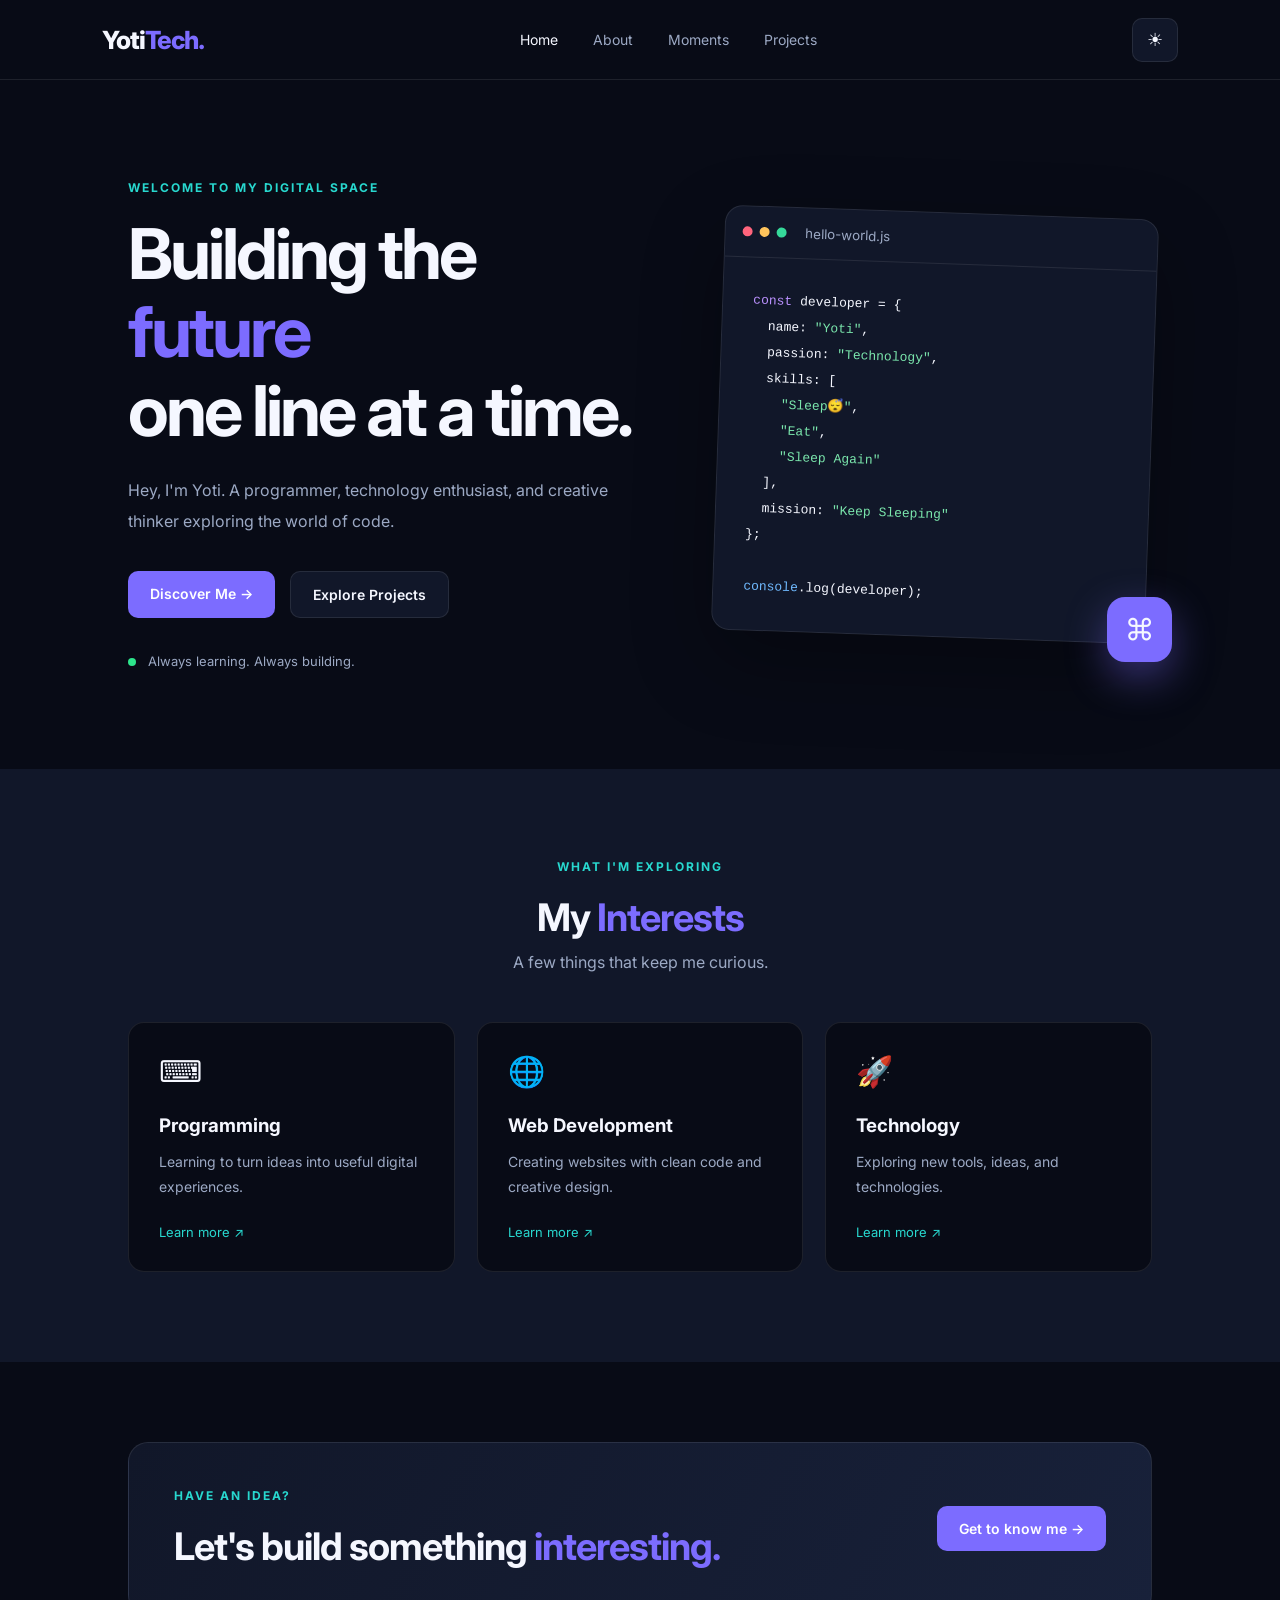
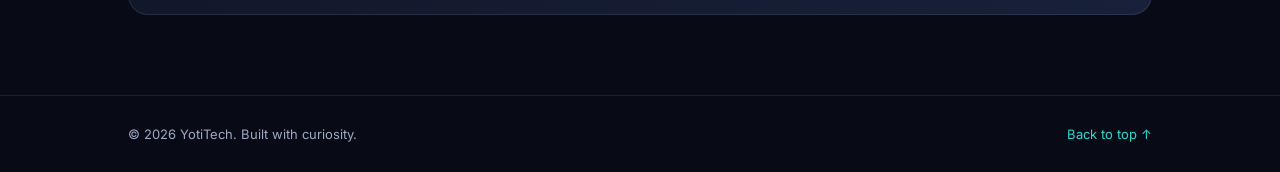
<file: index.html>
<!DOCTYPE html>
<html lang="en">
<head>
    <meta charset="UTF-8">
    <meta name="viewport" content="width=device-width, initial-scale=1.0">
    <title>YotiTech | Home</title>
    <link rel="stylesheet" href="CSS/style.css">
    <script src="JS/script.js" defer></script>
</head>
<body>

    <header class="navbar">
        <a href="index.html" class="logo">Yoti<span>Tech.</span></a>

        <button class="menu-toggle" id="menuToggle" aria-label="Toggle menu">
            ☰
        </button>

        <nav class="nav-links" id="navLinks">
            <a href="index.html" class="active">Home</a>
            <a href="HTML/about.html">About</a>
            <a href="HTML/moments.html">Moments</a>
            <a href="#projects">Projects</a>
        </nav>

        <button class="theme-toggle" id="themeToggle" aria-label="Toggle theme">
            ☀
        </button>
    </header>

    <main>
        <section class="hero">
            <div class="hero-content">
                <p class="eyebrow">WELCOME TO MY DIGITAL SPACE</p>

                <h1>Building the <span>future</span><br>one line at a time.</h1>

                <p class="hero-description">
                    Hey, I'm Yoti. A programmer, technology enthusiast,
                    and creative thinker exploring the world of code.
                </p>

                <div class="hero-buttons">
                    <a href="HTML/about.html" class="btn primary-btn">
                        Discover Me →
                    </a>
                    <a href="#projects" class="btn secondary-btn">
                        Explore Projects
                    </a>
                </div>

                <div class="status">
                    <span class="status-dot"></span>
                    Always learning. Always building.
                </div>
            </div>

            <div class="hero-visual">
                <div class="code-card">
                    <div class="code-header">
                        <span></span><span></span><span></span>
                        <small>hello-world.js</small>
                    </div>
                    <pre><code><span class="purple">const</span> developer = {
  name: <span class="green">"Yoti"</span>,
  passion: <span class="green">"Technology"</span>,
  skills: [
    <span class="green">"Sleep😴"</span>,
    <span class="green">"Eat"</span>,
    <span class="green">"Sleep Again"</span>
  ],
  mission: <span class="green">"Keep Sleeping"</span>
};

<span class="blue">console</span>.log(developer);</code></pre>
                </div>
                <div class="floating-icon">⌘</div>
            </div>
        </section>

        <section class="section" id="projects">
            <div class="section-heading">
                <p class="eyebrow">WHAT I'M EXPLORING</p>
                <h2>My <span>Interests</span></h2>
                <p>A few things that keep me curious.</p>
            </div>

            <div class="card-grid">
                <article class="info-card">
                    <div class="card-icon">⌨</div>
                    <h3>Programming</h3>
                    <p>Learning to turn ideas into useful digital experiences.</p>
                    <a href="HTML/about.html">Learn more ↗</a>
                </article>

                <article class="info-card">
                    <div class="card-icon">🌐</div>
                    <h3>Web Development</h3>
                    <p>Creating websites with clean code and creative design.</p>
                    <a href="HTML/about.html">Learn more ↗</a>
                </article>

                <article class="info-card">
                    <div class="card-icon">🚀</div>
                    <h3>Technology</h3>
                    <p>Exploring new tools, ideas, and technologies.</p>
                    <a href="HTML/about.html">Learn more ↗</a>
                </article>
            </div>
        </section>

        <section class="contact-banner">
            <div>
                <p class="eyebrow">HAVE AN IDEA?</p>
                <h2>Let's build something <span>interesting.</span></h2>
            </div>
            <a href="HTML/about.html" class="btn primary-btn">Get to know me →</a>
        </section>
    </main>

    <footer>
        <p>© <span id="year"></span> YotiTech. Built with curiosity.</p>
        <a href="#top" id="backToTop">Back to top ↑</a>
    </footer>

</body>
</html>
</file>
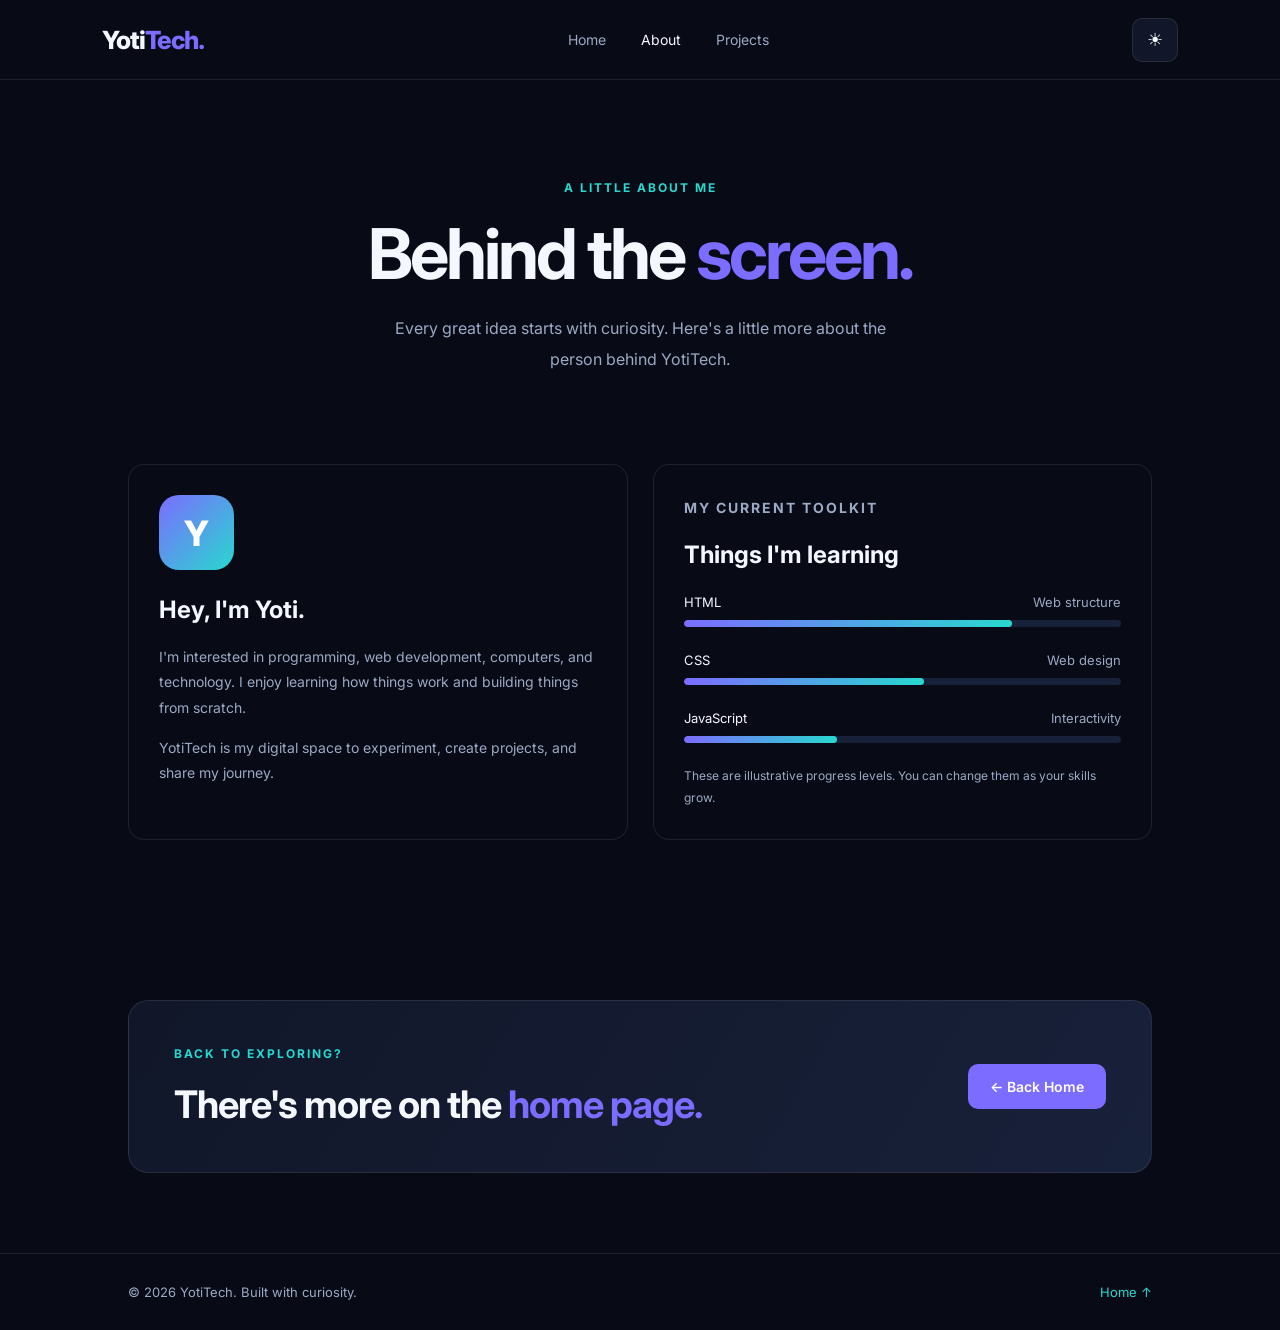
<file: HTML/about.html>
<!DOCTYPE html>
<html lang="en">
<head>
    <meta charset="UTF-8">
    <meta name="viewport" content="width=device-width, initial-scale=1.0">
    <title>YotiTech | About</title>
    <link rel="stylesheet" href="../CSS/style.css">
    <script src="../JS/script.js" defer></script>
</head>
<body>

    <header class="navbar">
        <a href="../index.html" class="logo">Yoti<span>Tech.</span></a>

        <button class="menu-toggle" id="menuToggle" aria-label="Toggle menu">
            ☰
        </button>

        <nav class="nav-links" id="navLinks">
            <a href="../index.html">Home</a>
            <a href="about.html" class="active">About</a>
            <a href="../index.html#projects">Projects</a>
        </nav>

        <button class="theme-toggle" id="themeToggle" aria-label="Toggle theme">
            ☀
        </button>
    </header>

    <main>
        <section class="about-hero">
            <p class="eyebrow">A LITTLE ABOUT ME</p>
            <h1>Behind the <span>screen.</span></h1>
            <p class="hero-description">
                Every great idea starts with curiosity.
                Here's a little more about the person behind YotiTech.
            </p>
        </section>

        <section class="about-layout">
            <div class="about-box">
                <div class="profile-symbol">Y</div>
                <h2>Hey, I'm Yoti.</h2>
                <p>
                    I'm interested in programming, web development,
                    computers, and technology. I enjoy learning how
                    things work and building things from scratch.
                </p>
                <p>
                    YotiTech is my digital space to experiment,
                    create projects, and share my journey.
                </p>
            </div>

            <div class="about-box">
                <p class="eyebrow">MY CURRENT TOOLKIT</p>
                <h2>Things I'm learning</h2>

                <div class="skill">
                    <div><span>HTML</span><span>Web structure</span></div>
                    <div class="skill-track"><span style="width: 75%"></span></div>
                </div>

                <div class="skill">
                    <div><span>CSS</span><span>Web design</span></div>
                    <div class="skill-track"><span style="width: 55%"></span></div>
                </div>

                <div class="skill">
                    <div><span>JavaScript</span><span>Interactivity</span></div>
                    <div class="skill-track"><span style="width: 35%"></span></div>
                </div>

                <p class="skill-note">
                    These are illustrative progress levels. You can change them
                    as your skills grow.
                </p>
            </div>
        </section>

        <section class="contact-banner">
            <div>
                <p class="eyebrow">BACK TO EXPLORING?</p>
                <h2>There's more on the <span>home page.</span></h2>
            </div>
            <a href="../index.html" class="btn primary-btn">← Back Home</a>
        </section>
    </main>

    <footer>
        <p>© <span id="year"></span> YotiTech. Built with curiosity.</p>
        <a href="../index.html">Home ↑</a>
    </footer>

</body>
</html>
</file>
<file: CSS/style.css>
@import url('https://fonts.googleapis.com/css2?family=Inter:wght@400;500;600;700;800&display=swap');

:root {
    --bg: #080b16;
    --surface: #111729;
    --surface-light: #18213a;
    --text: #f5f7ff;
    --muted: #9ca9c4;
    --accent: #7c6cff;
    --accent-2: #28d8cf;
    --border: rgba(255,255,255,0.09);
}

body.light-theme {
    --bg: #f5f7ff;
    --surface: #ffffff;
    --surface-light: #e9edfa;
    --text: #151a2d;
    --muted: #5d6880;
    --border: rgba(0,0,0,0.1);
}

* {
    margin: 0;
    padding: 0;
    box-sizing: border-box;
}

html {
    scroll-behavior: smooth;
}

body {
    font-family: 'Inter', sans-serif;
    background: var(--bg);
    color: var(--text);
    transition: background 0.3s, color 0.3s;
}

a {
    color: inherit;
    text-decoration: none;
}

.navbar {
    height: 80px;
    padding: 0 8%;
    display: flex;
    align-items: center;
    justify-content: space-between;
    border-bottom: 1px solid var(--border);
}

.logo {
    font-size: 25px;
    font-weight: 800;
    letter-spacing: -1px;
}

.logo span, h1 span, h2 span {
    color: var(--accent);
}

.nav-links {
    display: flex;
    gap: 35px;
}

.nav-links a {
    color: var(--muted);
    font-size: 14px;
    transition: 0.3s;
}

.nav-links a:hover, .nav-links a.active {
    color: var(--text);
}

.theme-toggle, .menu-toggle {
    background: var(--surface);
    color: var(--text);
    border: 1px solid var(--border);
    padding: 10px 14px;
    border-radius: 10px;
    cursor: pointer;
    font-size: 18px;
}

.menu-toggle {
    display: none;
}

.hero {
    min-height: 620px;
    padding: 100px 10%;
    display: grid;
    grid-template-columns: 1.1fr 0.9fr;
    align-items: center;
    gap: 60px;
}

.eyebrow {
    color: var(--accent-2);
    font-size: 12px;
    font-weight: 700;
    letter-spacing: 2px;
    margin-bottom: 20px;
}

h1 {
    font-size: clamp(42px, 6vw, 70px);
    line-height: 1.12;
    letter-spacing: -3px;
}

.hero-description {
    color: var(--muted);
    line-height: 1.9;
    max-width: 520px;
    margin-top: 25px;
    font-size: 16px;
}

.hero-buttons {
    display: flex;
    flex-wrap: wrap;
    gap: 15px;
    margin-top: 35px;
}

.btn {
    display: inline-block;
    padding: 14px 22px;
    border-radius: 10px;
    font-weight: 600;
    font-size: 14px;
    transition: 0.3s;
}

.btn:hover {
    transform: translateY(-4px);
}

.primary-btn {
    background: var(--accent);
    color: white;
}

.secondary-btn {
    border: 1px solid var(--border);
    background: var(--surface);
}

.status {
    color: var(--muted);
    margin-top: 35px;
    font-size: 13px;
}

.status-dot {
    display: inline-block;
    width: 8px;
    height: 8px;
    border-radius: 50%;
    background: #2de58c;
    margin-right: 8px;
}

.hero-visual {
    position: relative;
}

.code-card {
    background: var(--surface);
    border: 1px solid var(--border);
    border-radius: 18px;
    overflow: hidden;
    box-shadow: 0 30px 80px rgba(0,0,0,0.3);
    transform: rotate(2deg);
}

.code-header {
    display: flex;
    align-items: center;
    gap: 7px;
    padding: 17px;
    border-bottom: 1px solid var(--border);
}

.code-header span {
    width: 10px;
    height: 10px;
    border-radius: 50%;
    background: #ff647c;
}

.code-header span:nth-child(2) { background: #ffc45c; }
.code-header span:nth-child(3) { background: #35d99a; }

.code-header small {
    color: var(--muted);
    margin-left: 12px;
}

.code-card pre {
    padding: 30px;
    overflow-x: auto;
    color: var(--text);
    line-height: 2;
    font-size: 13px;
}

.purple { color: #bb91ff; }
.green { color: #7be7ad; }
.blue { color: #70baff; }

.floating-icon {
    position: absolute;
    right: -20px;
    bottom: -25px;
    width: 65px;
    height: 65px;
    display: grid;
    place-items: center;
    background: var(--accent);
    border-radius: 18px;
    font-size: 30px;
    box-shadow: 0 15px 40px rgba(124,108,255,0.4);
}

.section {
    padding: 90px 10%;
    background: var(--surface);
}

.section-heading {
    text-align: center;
    margin-bottom: 50px;
}

.section-heading h2, .contact-banner h2 {
    font-size: 38px;
    letter-spacing: -1px;
    margin-bottom: 12px;
}

.section-heading p:last-child {
    color: var(--muted);
}

.card-grid {
    display: grid;
    grid-template-columns: repeat(3, 1fr);
    gap: 22px;
}

.info-card, .about-box {
    padding: 30px;
    background: var(--bg);
    border: 1px solid var(--border);
    border-radius: 16px;
    transition: 0.3s;
}

.info-card:hover, .about-box:hover {
    transform: translateY(-7px);
    border-color: var(--accent);
}

.card-icon {
    font-size: 30px;
    margin-bottom: 25px;
}

.info-card h3 {
    margin-bottom: 12px;
}

.info-card p, .about-box p {
    color: var(--muted);
    line-height: 1.8;
    font-size: 14px;
}

.info-card a {
    display: inline-block;
    margin-top: 25px;
    color: var(--accent-2);
    font-size: 13px;
}

.contact-banner {
    margin: 80px 10%;
    padding: 45px;
    border: 1px solid var(--border);
    border-radius: 20px;
    background: linear-gradient(120deg, var(--surface), var(--surface-light));
    display: flex;
    align-items: center;
    justify-content: space-between;
    gap: 25px;
}

.contact-banner h2 {
    margin-bottom: 0;
}

footer {
    border-top: 1px solid var(--border);
    padding: 30px 10%;
    display: flex;
    justify-content: space-between;
    color: var(--muted);
    font-size: 13px;
}

footer a {
    color: var(--accent-2);
}

.about-hero {
    text-align: center;
    padding: 100px 10% 60px;
}

.about-hero .hero-description {
    margin: 20px auto 0;
}

.about-layout {
    padding: 30px 10% 80px;
    display: grid;
    grid-template-columns: 1fr 1fr;
    gap: 25px;
}

.about-box h2 {
    margin-bottom: 20px;
}

.about-box p + p {
    margin-top: 15px;
}

.profile-symbol {
    width: 75px;
    height: 75px;
    display: grid;
    place-items: center;
    background: linear-gradient(135deg, var(--accent), var(--accent-2));
    border-radius: 20px;
    font-size: 35px;
    font-weight: 800;
    margin-bottom: 25px;
    color: white;
}

.skill {
    margin-top: 25px;
}

.skill > div:first-child {
    display: flex;
    justify-content: space-between;
    font-size: 13px;
    margin-bottom: 10px;
}

.skill > div:first-child span:last-child {
    color: var(--muted);
}

.skill-track {
    height: 7px;
    border-radius: 20px;
    background: var(--surface-light);
    overflow: hidden;
}

.skill-track span {
    display: block;
    height: 100%;
    background: linear-gradient(90deg, var(--accent), var(--accent-2));
    border-radius: 20px;
}

.skill-note {
    margin-top: 22px;
    font-size: 12px !important;
}

@media (max-width: 800px) {
    .hero {
        grid-template-columns: 1fr;
        padding-top: 70px;
    }

    .card-grid {
        grid-template-columns: 1fr;
    }

    .about-layout {
        grid-template-columns: 1fr;
    }

    .contact-banner {
        flex-direction: column;
        align-items: flex-start;
    }
}

@media (max-width: 600px) {
    .navbar {
        padding: 0 5%;
        height: 70px;
    }

    .menu-toggle {
        display: block;
        margin-left: auto;
        margin-right: 12px;
    }

    .nav-links {
        display: none;
        position: absolute;
        top: 70px;
        left: 0;
        width: 100%;
        padding: 25px;
        background: var(--surface);
        border-bottom: 1px solid var(--border);
        flex-direction: column;
        z-index: 10;
    }

    .nav-links.show {
        display: flex;
    }

    .hero {
        padding: 65px 7%;
    }

    .section {
        padding: 70px 7%;
    }

    .about-layout {
        padding: 20px 7% 60px;
    }

    .about-hero {
        padding: 75px 7% 40px;
    }

    .contact-banner {
        margin: 50px 7%;
        padding: 28px;
    }

    footer {
        padding: 25px 7%;
        gap: 15px;
        flex-wrap: wrap;
    }
}
</file>
